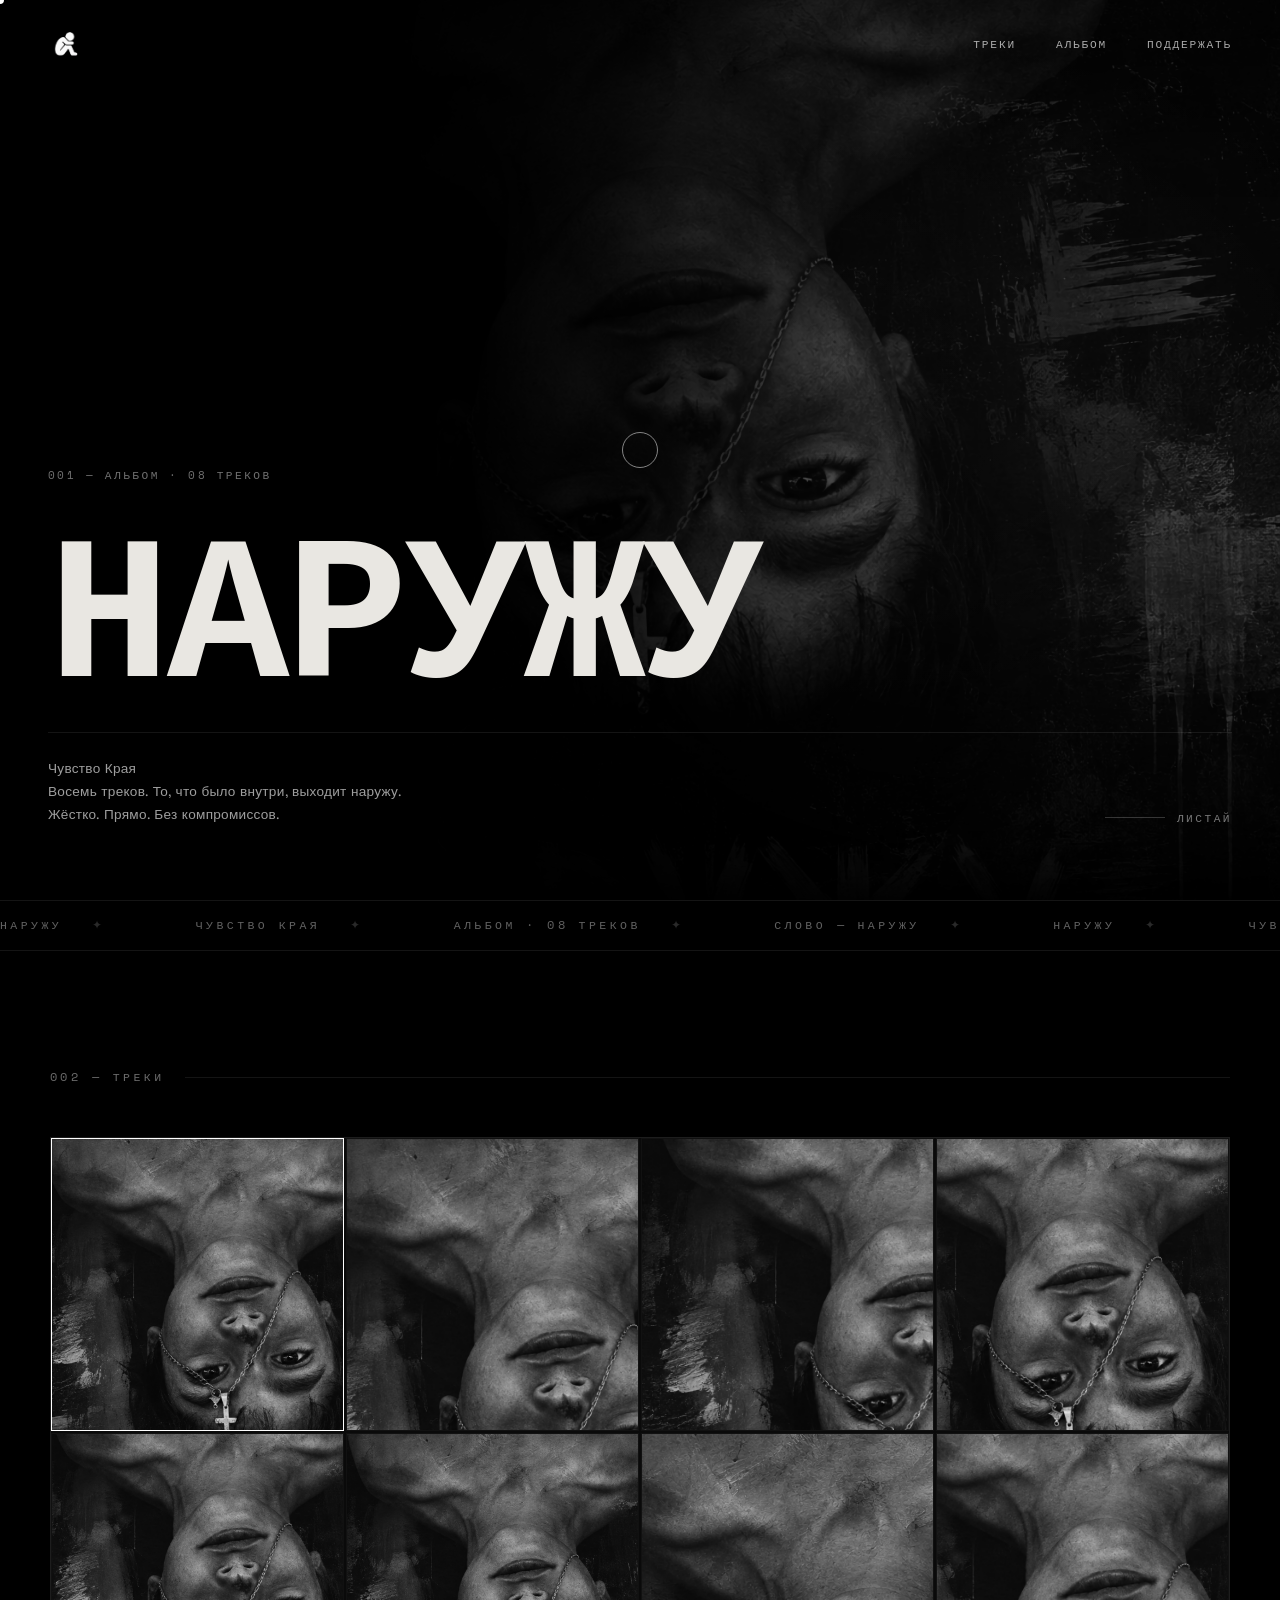
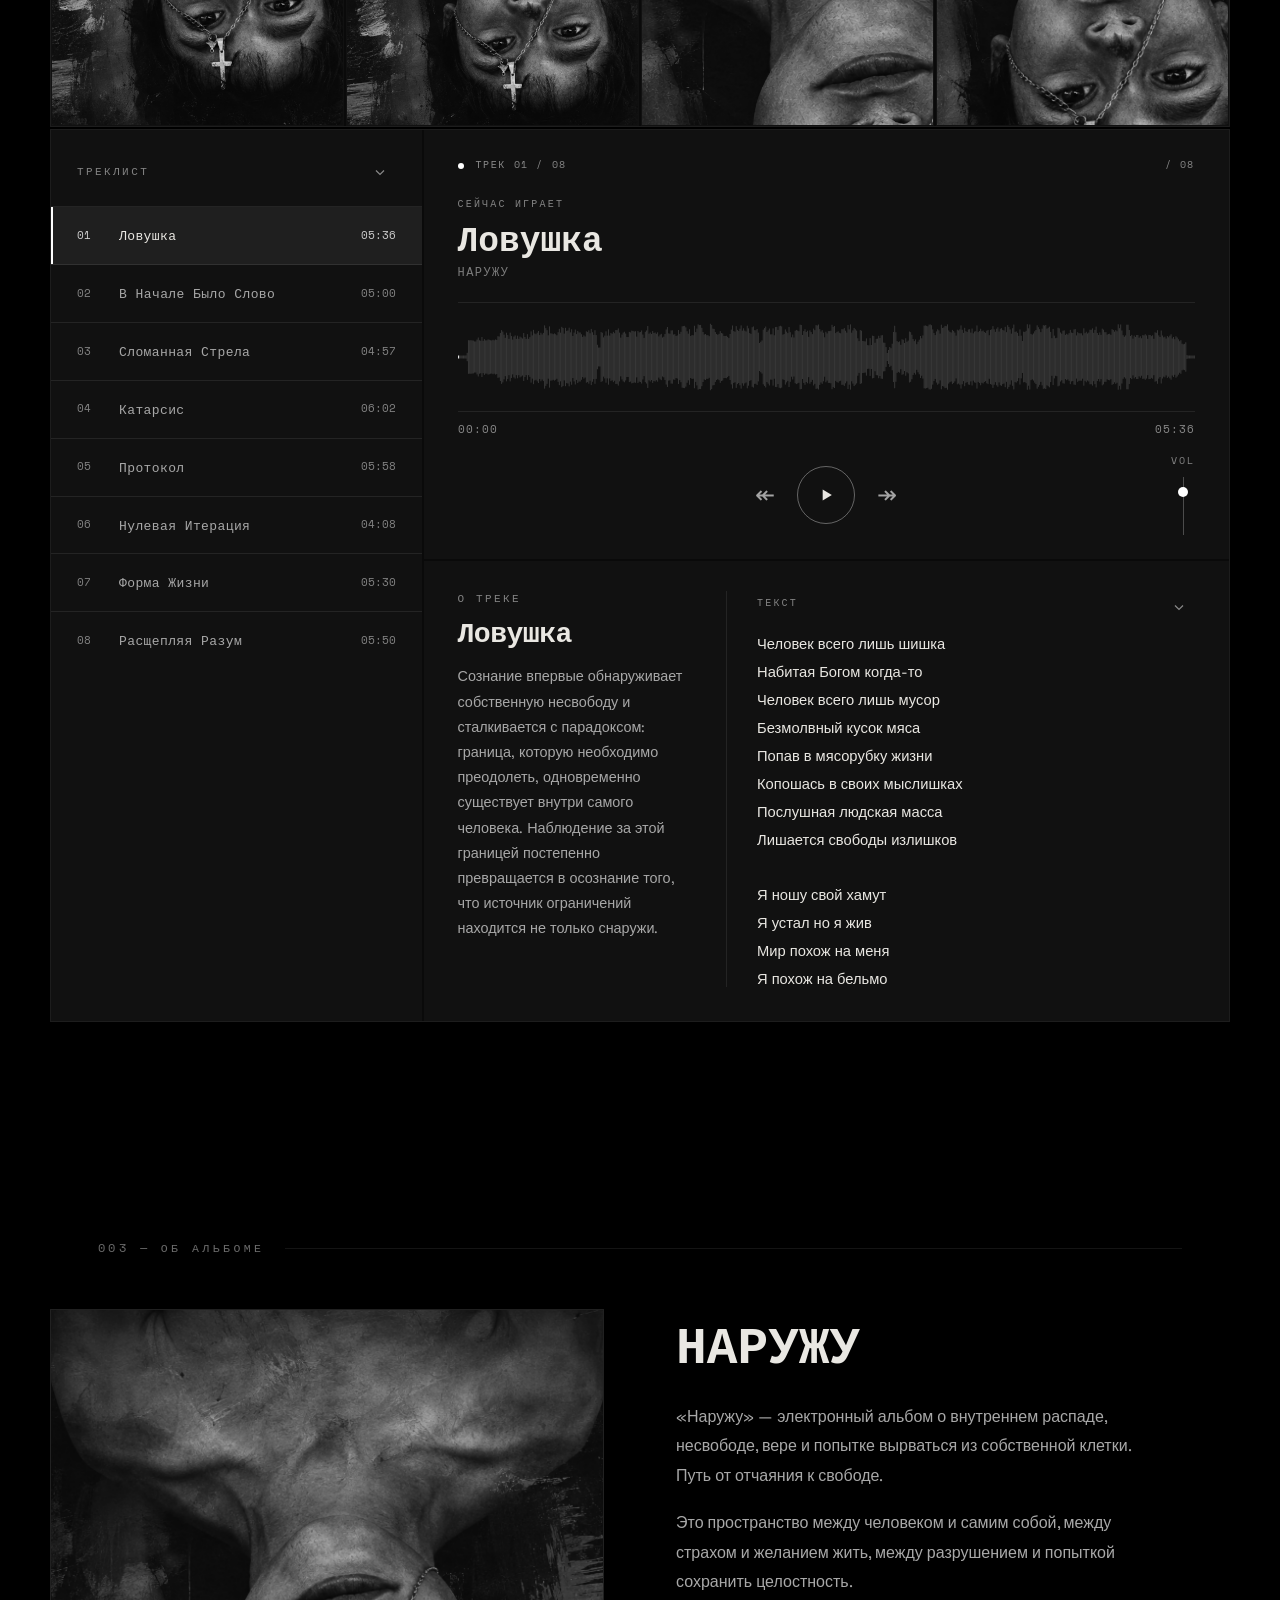
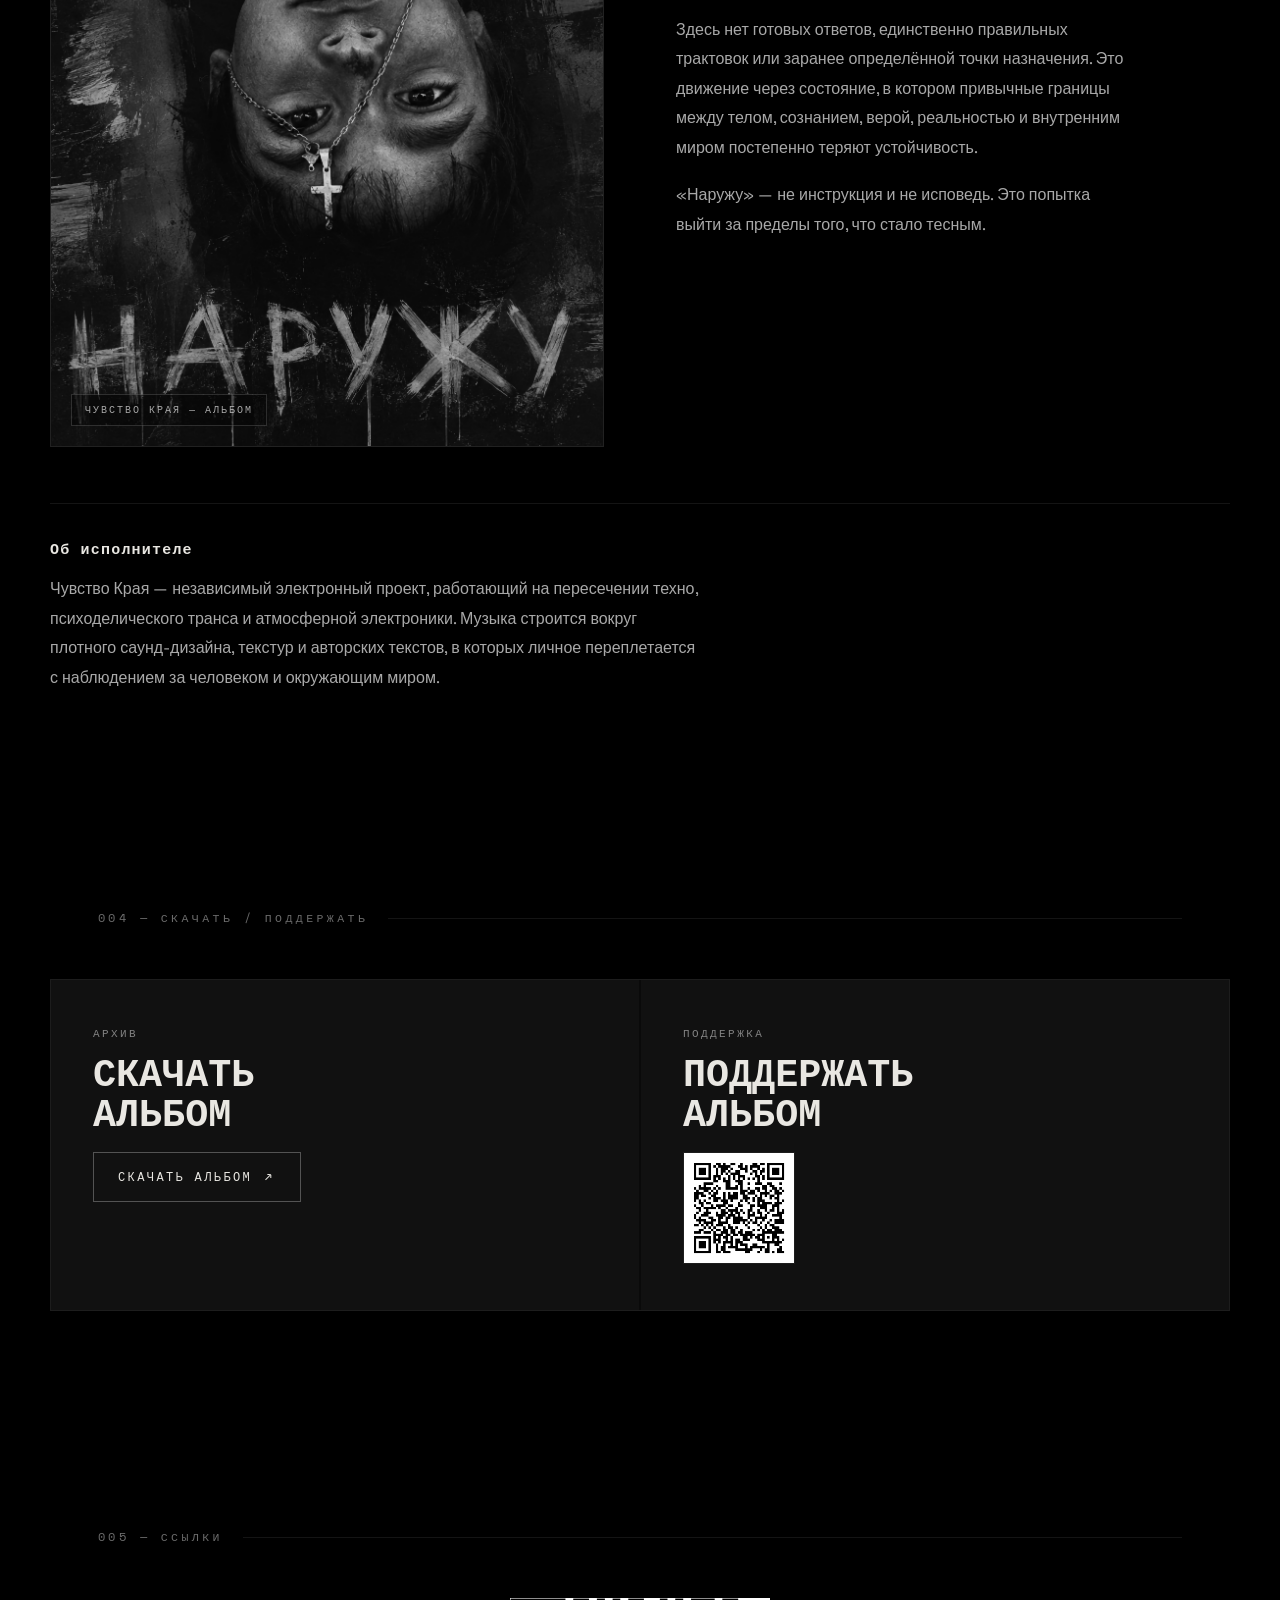
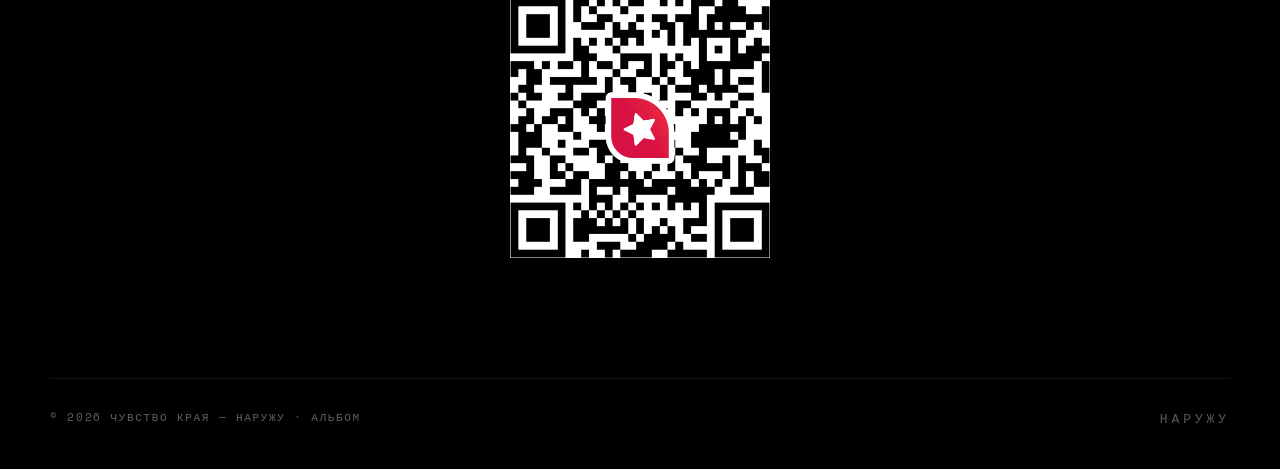
<file: index.html>
<!doctype html>
<html lang="ru">
<head>
  <meta charset="UTF-8">
  <meta name="viewport" content="width=device-width, initial-scale=1">
  <meta name="theme-color" content="#000000">
  <title>НАРУЖУ — Чувство Края · альбом</title>
  <link rel="icon" href="data:,">
  <link rel="preconnect" href="https://fonts.googleapis.com">
  <link rel="preconnect" href="https://fonts.gstatic.com" crossorigin>
  <link href="https://fonts.googleapis.com/css2?family=Space+Grotesk:wght@300;400;500;600;700&family=Space+Mono:wght@400;700&display=swap" rel="stylesheet">
  <link rel="stylesheet" href="styles.css">
</head>
<body>

  <div id="cursor"></div>
  <div id="cursor-ring"></div>

  <div id="loader">
    <div class="loader-name">НАРУЖУ</div>
    <div class="loader-bar-wrap"><div class="loader-bar" id="loader-bar"></div></div>
  </div>

  <nav class="site-nav">
    <a class="nav-logo" href="#"><img src="челик.png" alt="НАРУЖУ"></a>
    <ul class="nav-links">
      <li><a href="#tracks">Треки</a></li>
      <li><a href="#about">Альбом</a></li>
      <li><a href="#support">Поддержать</a></li>
    </ul>
  </nav>

  <section id="hero">
    <div class="hero-bg"></div>
    <div class="hero-photo">
      <img src="Cover.png" alt="Обложка альбома НАРУЖУ">
      <div class="hero-photo-gradient"></div>
    </div>
    <div class="hero-number">001 — АЛЬБОМ · 08 ТРЕКОВ</div>
    <h1 class="hero-title"><span>НАРУЖУ</span></h1>
    <div class="hero-sub">
      <p class="hero-desc">Чувство Края<br>Восемь треков. То, что было внутри, выходит наружу.<br>Жёстко. Прямо. Без компромиссов.</p>
      <div class="hero-scroll"><div class="scroll-line"></div>Листай</div>
    </div>
  </section>

  <div class="marquee-wrap">
    <div class="marquee-track">
      <span class="marquee-item">НАРУЖУ<span>✦</span></span>
      <span class="marquee-item">ЧУВСТВО КРАЯ<span>✦</span></span>
      <span class="marquee-item">АЛЬБОМ · 08 ТРЕКОВ<span>✦</span></span>
      <span class="marquee-item">СЛОВО — НАРУЖУ<span>✦</span></span>
      <span class="marquee-item">НАРУЖУ<span>✦</span></span>
      <span class="marquee-item">ЧУВСТВО КРАЯ<span>✦</span></span>
      <span class="marquee-item">АЛЬБОМ · 08 ТРЕКОВ<span>✦</span></span>
      <span class="marquee-item">СЛОВО — НАРУЖУ<span>✦</span></span>
      <span class="marquee-item">НАРУЖУ<span>✦</span></span>
      <span class="marquee-item">ЧУВСТВО КРАЯ<span>✦</span></span>
      <span class="marquee-item">АЛЬБОМ · 08 ТРЕКОВ<span>✦</span></span>
      <span class="marquee-item">СЛОВО — НАРУЖУ<span>✦</span></span>
    </div>
  </div>

  <main id="top">

    <section class="tracks-section" id="tracks">
      <div class="section-label">002 — Треки</div>
      <div class="releases-grid section-shell fade-in" id="releases-grid" aria-label="Треки альбома"></div>

      <div class="album-layout section-shell fade-in">
        <section class="track-column">
          <section class="player-card" aria-label="Музыкальный плеер">
            <div class="player-topline"><span class="live-dot"></span><span id="player-status">Готов к прослушиванию</span><span class="player-track-count">/ 08</span></div>
            <div class="player-title-row"><div><p class="mini-label">Сейчас играет</p><h2 id="current-title">Ловушка</h2><p class="player-album">НАРУЖУ</p></div></div>
            <audio id="audio" preload="none"></audio>
            <button class="waveform-button" id="waveform-button" type="button" aria-label="Перемотать трек"><canvas id="waveform" aria-hidden="true"></canvas></button>
            <div class="time-row"><span id="current-time">00:00</span><span id="duration">00:00</span></div>
            <div class="controls"><button class="control-button" id="prev-button" type="button" aria-label="Предыдущий трек">↞</button><button class="play-button" id="play-button" type="button" aria-label="Воспроизвести"><span class="play-btn-icon play-btn-icon-play" aria-hidden="true"><svg viewBox="0 0 24 24" width="20" height="20" fill="currentColor" aria-hidden="true"><path d="M8 5.5v13l11-6.5z"/></svg></span><span class="play-btn-icon play-btn-icon-pause" aria-hidden="true"><svg viewBox="0 0 24 24" width="20" height="20" fill="currentColor" aria-hidden="true"><rect x="6" y="5" width="4.5" height="14" rx="1.2"/><rect x="13.5" y="5" width="4.5" height="14" rx="1.2"/></svg></span></button><button class="control-button" id="next-button" type="button" aria-label="Следующий трек">↠</button><label class="volume-control" aria-label="Громкость"><span>VOL</span><input id="volume" type="range" min="0" max="1" value="0.8" step="0.01"></label></div>
          </section>
          <section class="track-detail" id="track-detail" aria-labelledby="track-detail-title">
            <div class="detail-heading">
              <div class="detail-header">
                <p class="eyebrow">О треке</p>
                <button class="toggle-btn detail-toggle" id="detail-toggle" type="button" aria-expanded="true" aria-controls="detail-content"><svg class="toggle-chevron" width="12" height="12" viewBox="0 0 12 12" aria-hidden="true"><path d="M2 4.5L6 8.5L10 4.5" fill="none" stroke="currentColor" stroke-width="1.2"/></svg></button>
              </div>
              <div class="section-content" id="detail-content">
                <h2 id="track-detail-title">Ловушка</h2>
                <p class="detail-description">Описание трека появится здесь.</p>
              </div>
            </div>
            <div class="lyrics-column">
              <div class="lyrics-header">
                <p class="mini-label">Текст</p>
                <button class="toggle-btn" id="lyrics-toggle" type="button" aria-expanded="true" aria-controls="lyrics-content"><svg class="toggle-chevron" width="12" height="12" viewBox="0 0 12 12" aria-hidden="true"><path d="M2 4.5L6 8.5L10 4.5" fill="none" stroke="currentColor" stroke-width="1.2"/></svg></button>
              </div>
              <div class="section-content" id="lyrics-content">
                <pre id="lyrics"></pre>
              </div>
            </div>
          </section>
        </section>
        <aside class="playlist-panel" aria-label="Треклист">
          <div class="panel-heading">
            <p class="eyebrow">Треклист</p>
            <button class="toggle-btn" id="tracklist-toggle" type="button" aria-expanded="true" aria-controls="tracklist-content"><svg class="toggle-chevron" width="12" height="12" viewBox="0 0 12 12" aria-hidden="true"><path d="M2 4.5L6 8.5L10 4.5" fill="none" stroke="currentColor" stroke-width="1.2"/></svg></button>
          </div>
          <div class="section-content" id="tracklist-content">
            <div class="tracklist" id="tracklist" aria-label="Треклист"></div>
          </div>
        </aside>
      </div>
    </section>

    <section class="info-grid section-shell" id="about">
      <div class="section-label">003 — Об альбоме</div>
      <div class="about-grid">
        <article class="cover-card">
          <div class="about-img-wrap">
            <img src="Cover.png" alt="Обложка альбома НАРУЖУ" loading="lazy" decoding="async">
            <div class="about-img-tag">ЧУВСТВО КРАЯ — АЛЬБОМ</div>
          </div>
        </article>
        <div class="about-content">
          <h2 class="about-headline fade-in">НАРУЖУ</h2>
          <div class="album-description fade-in">
            <p>«Наружу» — электронный альбом о внутреннем распаде, несвободе, вере и попытке вырваться из собственной клетки. Путь от отчаяния к свободе.</p>
            <p>Это пространство между человеком и самим собой, между страхом и желанием жить, между разрушением и попыткой сохранить целостность.</p>
            <p>Здесь нет готовых ответов, единственно правильных трактовок или заранее определённой точки назначения. Это движение через состояние, в котором привычные границы между телом, сознанием, верой, реальностью и внутренним миром постепенно теряют устойчивость.</p>
            <p>«Наружу» — не инструкция и не исповедь. Это попытка выйти за пределы того, что стало тесным.</p>
          </div>
        </div>
      </div>
      <div class="about-text-block fade-in">
        <h3 class="info-heading">Об исполнителе</h3>
        <p class="project-description">Чувство Края — независимый электронный проект, работающий на пересечении техно, психоделического транса и атмосферной электроники. Музыка строится вокруг плотного саунд-дизайна, текстур и авторских текстов, в которых личное переплетается с наблюдением за человеком и окружающим миром.</p>
      </div>
    </section>

    <section class="release-actions section-shell" id="support">
      <div class="section-label">004 — Скачать / Поддержать</div>
      <div class="support-grid">
        <div class="download-block">
          <p class="eyebrow">Архив</p>
          <h2 id="download-link">СКАЧАТЬ<br>АЛЬБОМ</h2>
          <a class="outline-link" href="download.html">СКАЧАТЬ АЛЬБОМ <span>↗</span></a>
        </div>
        <div class="support-block">
          <p class="eyebrow">Поддержка</p>
          <h2 id="support-link">ПОДДЕРЖАТЬ<br>АЛЬБОМ</h2>
          <a class="qr-placeholder support-qr" id="support-qr" href="https://yoomoney.ru/to/4100119626206613" aria-label="Поддержать альбом">
            <img src="yoomoney_donation_qr.png" alt="QR-код для поддержки альбома" loading="lazy" decoding="async">
          </a>
        </div>
      </div>
    </section>

    <section class="platforms section-shell" id="links">
      <div class="section-label">005 — Ссылки</div>
      <a class="qr-link" href="https://band.link/DGePQ?qr=">
        <img src="bandlink_qr.png" alt="QR-код — все ссылки на BandLink" loading="lazy" decoding="async">
      </a>
    </section>

  </main>

  <footer class="site-footer section-shell">
    <span class="footer-copy">© 2026 ЧУВСТВО КРАЯ — НАРУЖУ · АЛЬБОМ</span>
    <span class="footer-logo">НАРУЖУ</span>
  </footer>

  <script src="data.js"></script>
  <script src="waveforms.js"></script>
  <script src="app.js"></script>
</body>
</html>
</file>
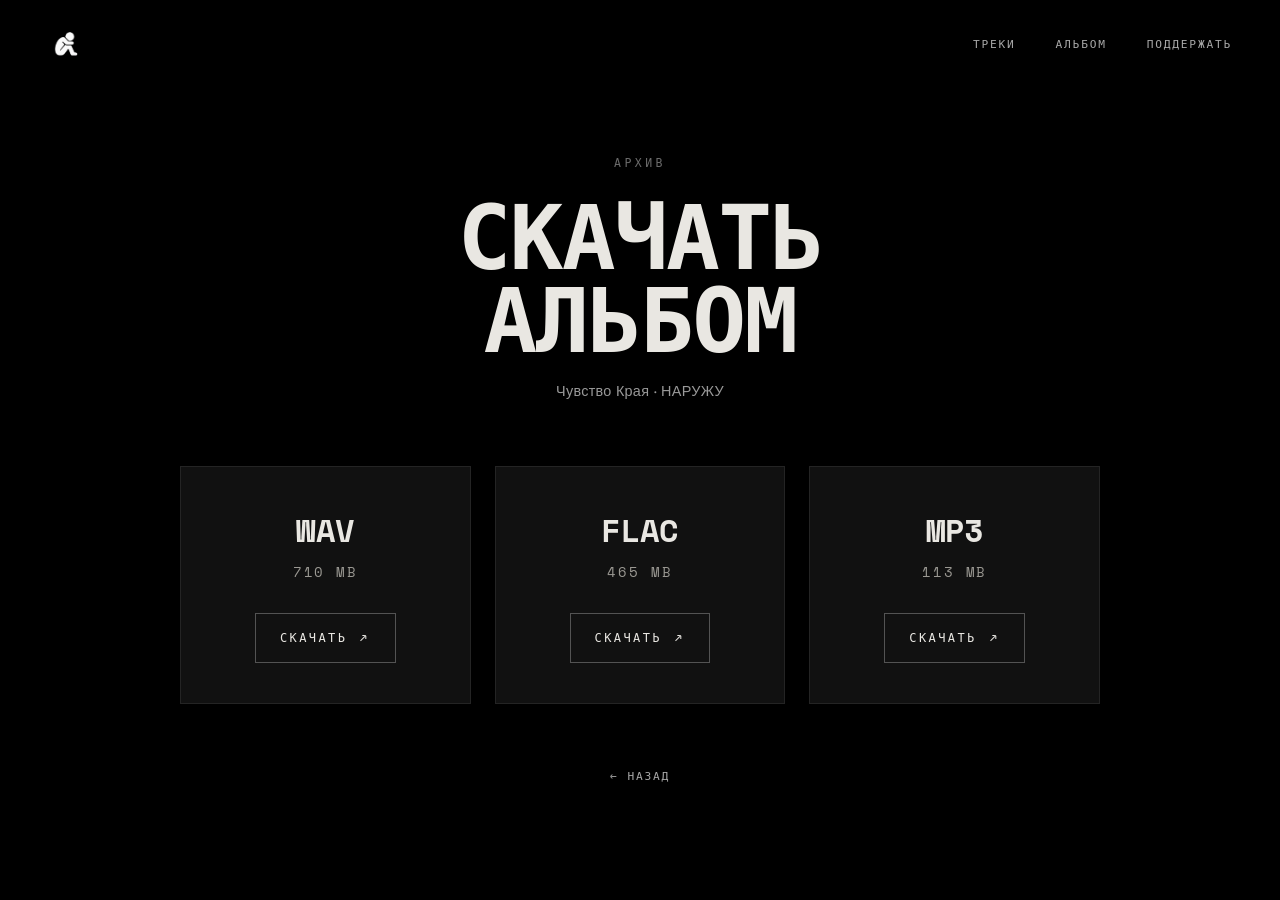
<file: download.html>
<!doctype html>
<html lang="ru">
<head>
  <meta charset="UTF-8">
  <meta name="viewport" content="width=device-width, initial-scale=1">
  <meta name="theme-color" content="#000000">
  <title>НАРУЖУ — Скачать альбом</title>
  <link rel="preconnect" href="https://fonts.googleapis.com">
  <link rel="preconnect" href="https://fonts.gstatic.com" crossorigin>
  <link href="https://fonts.googleapis.com/css2?family=Space+Grotesk:wght@300;400;500;600;700&family=Space+Mono:wght@400;700&display=swap" rel="stylesheet">
  <style>
    :root {
      --black: #000;
      --white: #fff;
      --ink: #E9E7E2;
      --dim: #111;
      --panel: #0a0a0a;
      --border: rgba(255,255,255,.08);
      --muted: #9A9892;
    }

    *, *::before, *::after { margin: 0; padding: 0; box-sizing: border-box; }
    html { scroll-behavior: smooth; }
    body {
      background: var(--black);
      color: var(--ink);
      font-family: 'Space Grotesk', sans-serif;
      line-height: 1.45;
      -webkit-font-smoothing: antialiased;
      overflow-x: hidden;
    }
    a { color: inherit; text-decoration: none; }
    ul { list-style: none; }
    img { display: block; }
    :focus-visible { outline: 1px solid rgba(255,255,255,.55); outline-offset: 3px; }

    /* ── НАВИГАЦИЯ ─────────────────────────────────────- */
    .site-nav {
      position: fixed; top: 0; left: 0; right: 0; z-index: 100;
      padding: 26px 48px;
      display: flex; align-items: center; justify-content: space-between;
    }
    .nav-logo {
      font-family: 'Space Mono', monospace;
      font-size: .95rem; line-height: .95; letter-spacing: .18em; font-weight: 700; color: #fff;
    }
    .nav-logo img { width: 34px; height: auto; display: block; }
    .nav-links { display: flex; gap: 40px; }
    .nav-links a {
      font-family: 'Space Mono', monospace;
      font-size: .7rem; letter-spacing: .16em; text-transform: uppercase;
      color: rgba(255,255,255,.66); transition: color .2s;
    }
    .nav-links a:hover { color: var(--ink); }

    /* ── СТРАНИЦА СКАЧИВАНИЯ ──────────────────────────── */
    .download-page {
      min-height: 100vh;
      display: flex; flex-direction: column; justify-content: center; align-items: center;
      padding: 140px 0 100px;
      text-align: center;
    }
    .dl-eyebrow {
      font-family: 'Space Mono', monospace;
      font-size: .72rem; letter-spacing: .3em; text-transform: uppercase;
      color: rgba(255,255,255,.42); margin-bottom: 22px;
    }
    .download-title {
      font-family: 'Space Mono', monospace;
      font-size: clamp(2.4rem, 7vw, 6rem); line-height: .92; font-weight: 700; letter-spacing: -.02em;
    }
    .download-sub {
      font-size: .9rem; letter-spacing: .02em; color: rgba(255,255,255,.6); margin-top: 22px;
    }

    .download-cards {
      display: grid; grid-template-columns: repeat(3, 1fr); gap: 24px;
      width: min(920px, calc(100% - 96px)); margin-top: 64px;
    }
    .download-card {
      display: flex; flex-direction: column; align-items: center;
      background: var(--dim); border: 1px solid var(--border); padding: 40px 28px;
      transition: border-color .2s, background .2s;
    }
    .download-card:hover { border-color: rgba(255,255,255,.4); background: var(--panel); }
    .format { font-family: 'Space Mono', monospace; font-size: 2rem; font-weight: 700; letter-spacing: -.02em; }
    .size { font-family: 'Space Mono', monospace; font-size: .85rem; letter-spacing: .14em; color: var(--muted); margin-top: 10px; }
    .action {
      display: inline-flex; align-items: center; gap: 12px; margin-top: 30px;
      font-family: 'Space Mono', monospace; font-size: 12px; letter-spacing: .2em; text-transform: uppercase;
      border: 1px solid rgba(255,255,255,.28); padding: 14px 24px; color: var(--ink);
      transition: background .2s, color .2s, border-color .2s, gap .3s, transform .22s ease;
    }
    .action span { font-size: 14px; }
    .action:hover,
    .action:focus-visible {
      background: transparent;
      border-color: rgba(255,255,255,.28);
      color: #fff;
      gap: 12px;
      transform: translateY(-2px);
    }

    .back-link {
      margin-top: 64px;
      font-family: 'Space Mono', monospace; font-size: .7rem; letter-spacing: .16em; text-transform: uppercase;
      color: rgba(255,255,255,.66); transition: color .2s;
    }
    .back-link:hover { color: var(--ink); }

    @media (max-width: 820px) {
      .site-nav { padding: 18px 22px; }
      .nav-links { gap: 22px; }
      .nav-links a { font-size: .62rem; }
      .download-page { padding: 120px 0 80px; }
      .download-cards { grid-template-columns: 1fr; gap: 20px; width: min(560px, calc(100% - 44px)); }
      .download-card { padding: 34px 26px; }
    }
    @media (max-width: 640px) {
      .nav-links { display: none; }
      .nav-logo img { width: 28px; }
      .download-page { padding: 104px 0 72px; }
      .download-title { font-size: clamp(2rem, 10vw, 3rem); }
    }
  </style>
</head>
<body>

  <nav class="site-nav">
    <a class="nav-logo" href="index.html"><img src="челик.png" alt="НАРУЖУ"></a>
    <ul class="nav-links">
      <li><a href="index.html#tracks">Треки</a></li>
      <li><a href="index.html#about">Альбом</a></li>
      <li><a href="index.html#support">Поддержать</a></li>
    </ul>
  </nav>

  <main class="download-page">
    <p class="dl-eyebrow">Архив</p>
    <h1 class="download-title">СКАЧАТЬ<br>АЛЬБОМ</h1>
    <p class="download-sub">Чувство Края · НАРУЖУ</p>

    <div class="download-cards">
      <a href="https://github.com/Cabin303/naruzhu-downloads/releases/download/v1.0/NARUZHU_WAV.zip" download class="download-card">
        <span class="format">WAV</span>
        <span class="size">710 MB</span>
        <span class="action">СКАЧАТЬ <span>↗</span></span>
      </a>

      <a href="https://github.com/Cabin303/naruzhu-downloads/releases/download/v1.0/NARUZHU_FLAC.zip" download class="download-card">
        <span class="format">FLAC</span>
        <span class="size">465 MB</span>
        <span class="action">СКАЧАТЬ <span>↗</span></span>
      </a>

      <a href="https://github.com/Cabin303/naruzhu-downloads/releases/download/v1.0/NARUZHU_MP3.zip" download class="download-card">
        <span class="format">MP3</span>
        <span class="size">113 MB</span>
        <span class="action">СКАЧАТЬ <span>↗</span></span>
      </a>
    </div>

    <a href="index.html" class="back-link">← НАЗАД</a>
  </main>

</body>
</html>
</file>
<file: styles.css>
/* ═════════ НАРУЖУ — Чувство Края ═════════
   Дизайн-язык: вдохновлено shymandj.com
   Чёрный фон, Space Mono для дисплея, Space Grotesk для текста,
   тонкие рамки, секции с нумерацией, ч/б обложки. */

*, *::before, *::after { margin: 0; padding: 0; box-sizing: border-box; }
:root {
  --black: #000;
  --white: #fff;
  --ink: #E9E7E2;                     /* основной тёплый свет, не чисто-белый */
  --dim: #111;
  --panel: #0a0a0a;
  --border: rgba(255,255,255,.08);
  --muted: #9A9892;                   /* второстепенный текст */
  --faint: rgba(255,255,255,.4);      /* служебные подписи */
  --ghost: rgba(255,255,255,.14);
  --wave-idle: rgba(255,255,255,.16);
  --wave-played: #fff;
}
html { scroll-behavior: smooth; scroll-padding-top: 96px; }
.album-layout { scroll-margin-top: 96px; }
body {
  background: var(--black);
color: var(--ink);
  font-family: 'Space Grotesk', sans-serif;
  overflow-x: hidden;
  cursor: none;
  line-height: 1.45;
  -webkit-font-smoothing: antialiased;
}
a { color: inherit; text-decoration: none; }
img { display: block; }
ul { list-style: none; }
button { font: inherit; color: inherit; background: none; border: 0; cursor: pointer; }
input { font: inherit; }
pre { font-family: inherit; white-space: pre-wrap; }
:focus-visible { outline: 1px solid rgba(255,255,255,.55); outline-offset: 3px; }
.section-shell { width: min(1180px, calc(100% - 96px)); margin-inline: auto; }

/* ── КУРСОР ──────────────────────────────────────────── */
#cursor, #cursor-ring { position: fixed; top: 0; left: 0; pointer-events: none; z-index: 9998; border-radius: 50%; }
#cursor {
  width: 8px; height: 8px; background: #fff;
  transform: translate(-50%,-50%);
  mix-blend-mode: difference;
  z-index: 9999;
}
#cursor-ring {
  width: 36px; height: 36px;
  border: 1px solid rgba(255,255,255,.5);
  transform: translate(-50%,-50%);
  transition: transform .3s ease, background .3s ease;
}
#cursor-ring.ring-active { transform: translate(-50%,-50%) scale(1.7); background: rgba(255,255,255,.06); }
@media (pointer: coarse) {
  body, button { cursor: auto; }
  #cursor, #cursor-ring { display: none; }
}

/* ── ЗАГРУЗКА ─────────────────────────────────────────── */
#loader {
  position: fixed; inset: 0; background: #000; z-index: 9000;
  display: flex; align-items: center; justify-content: center; flex-direction: column; gap: 26px;
  transition: opacity .7s ease, visibility .7s ease;
}
#loader.hidden { opacity: 0; visibility: hidden; }
.loader-name {
  font-family: 'Space Mono', monospace;
  font-size: clamp(2rem, 8vw, 5.5rem);
  letter-spacing: .3em; font-weight: 700; text-indent: .3em;
}
.loader-bar-wrap { width: 220px; height: 1px; background: rgba(255,255,255,.15); overflow: hidden; }
.loader-bar { height: 100%; background: #fff; width: 0%; transition: width 1.3s cubic-bezier(.4,0,.2,1); }

/* ── НАВИГАЦИЯ ────────────────────────────────────────── */
.site-nav {
  position: fixed; top: 0; left: 0; right: 0; z-index: 100;
  padding: 26px 48px;
  display: flex; align-items: center; justify-content: space-between;
}
.nav-logo {
  font-family: 'Space Mono', monospace;
  font-size: .95rem; line-height: .95; letter-spacing: .18em; font-weight: 700; color: #fff;
}
.nav-logo img { width: 34px; height: auto; display: block; }
.nav-links { display: flex; gap: 40px; }
.nav-links a {
  font-family: 'Space Mono', monospace;
  font-size: .7rem; letter-spacing: .16em; text-transform: uppercase;
  color: rgba(255,255,255,.66); transition: color .2s;
}
.nav-links a:hover { color: var(--ink); }

/* ── ГЛАВНЫЙ ЭКРАН ────────────────────────────────────── */
#hero {
  min-height: 100vh;
  display: flex; flex-direction: column; justify-content: flex-end;
  padding: 0 48px 74px; position: relative; overflow: hidden;
}
.hero-bg {
  position: absolute; inset: 0;
  background: radial-gradient(ellipse 80% 60% at 60% 40%, rgba(255,255,255,.05) 0%, transparent 70%);
  pointer-events: none;
}
.hero-photo { position: absolute; inset: 0; z-index: 0; overflow: hidden; }
.hero-photo img {
  width: 100%; height: 100%; object-fit: cover;
  filter: grayscale(100%); opacity: .5;
  animation: heroZoom 18s ease-out forwards;
}
@keyframes heroZoom { from { transform: scale(1.06); } to { transform: scale(1); } }
.hero-photo-gradient {
  position: absolute; inset: 0; z-index: 1;
  background:
    linear-gradient(to right, #000 0%, #000 30%, rgba(0,0,0,.82) 48%, rgba(0,0,0,.15) 68%, transparent 90%),
    linear-gradient(to bottom, rgba(0,0,0,.5) 0%, transparent 22%, transparent 68%, rgba(0,0,0,.96) 100%);
}
.hero-number {
  font-family: 'Space Mono', monospace;
  font-size: .7rem; letter-spacing: .22em; color: rgba(255,255,255,.44);
  margin-bottom: 26px; position: relative; z-index: 2;
}
.hero-title {
  font-family: 'Space Mono', monospace;
  font-size: clamp(4.5rem, 16vw, 17rem); line-height: .88; font-weight: 700; letter-spacing: -.02em;
  overflow: hidden; position: relative; z-index: 2;
}
.hero-title span { display: block; transform: translateY(110%); transition: transform 1s cubic-bezier(.16,1,.3,1); }
.hero-title span.visible { transform: translateY(0); }
.hero-sub {
  display: flex; justify-content: space-between; align-items: flex-end;
  margin-top: 42px; border-top: 1px solid var(--border); padding-top: 24px;
  position: relative; z-index: 2;
}
.hero-desc { max-width: 380px; font-size: .85rem; line-height: 1.7; color: rgba(255,255,255,.62); letter-spacing: .02em; }
.hero-scroll {
  display: flex; align-items: center; gap: 12px;
  font-family: 'Space Mono', monospace; font-size: .7rem; letter-spacing: .22em;
  color: rgba(255,255,255,.46); text-transform: uppercase;
}
.scroll-line { width: 60px; height: 1px; background: rgba(255,255,255,.2); position: relative; overflow: hidden; }
.scroll-line::after { content: ''; position: absolute; top: 0; left: -100%; width: 100%; height: 100%; background: #fff; animation: slide 2s ease infinite; }
@keyframes slide { 0% { left: -100%; } 100% { left: 100%; } }

/* ── БЕГУЩАЯ СТРОКА ───────────────────────────────────── */
.marquee-wrap { overflow: hidden; border-top: 1px solid var(--border); border-bottom: 1px solid var(--border); padding: 16px 0; }
.marquee-track { display: flex; gap: 60px; width: max-content; animation: marquee 22s linear infinite; }
.marquee-item {
  font-family: 'Space Mono', monospace;
  font-size: .72rem; letter-spacing: .3em; color: rgba(255,255,255,.38); text-transform: uppercase; white-space: nowrap;
}
.marquee-item span { color: rgba(255,255,255,.16); margin: 0 30px; }
@keyframes marquee { 0% { transform: translateX(0); } 100% { transform: translateX(-50%); } }

/* ── СЕКЦИИ / ЛЕЙБЛЫ ──────────────────────────────────── */
.section-label {
  width: min(1180px, calc(100% - 96px));
  margin: 0 auto 52px;
  display: flex; align-items: center; gap: 20px;
  font-family: 'Space Mono', monospace; font-size: .72rem; letter-spacing: .3em;
  text-transform: uppercase; color: rgba(255,255,255,.42);
}
.section-label::after { content: ''; flex: 1; height: 1px; background: var(--border); }
.tracks-section, #about, .release-actions, .platforms { padding: 118px 0 100px; }

/* ── СЕТКА ТРЕКОВ ─────────────────────────────────────── */
.releases-grid {
  display: grid;
  grid-template-columns: repeat(4, 1fr);
  gap: 2px; margin-bottom: 2px;
  background: var(--panel); border: 1px solid var(--border);
}
.release-card {
  position: relative; aspect-ratio: 1; overflow: hidden;
  background: #111; display: block; padding: 0;
  border: 1px solid transparent;
  transition: border-color 300ms ease;
}
.release-card.active { border-color: var(--white); }
.release-card-inner { display: block; width: 100%; height: 100%; position: relative; }

/* Одна обложка — 8 сильных кропов портретной зоны (верхние ~70%).
   Надпись «НАРУЖУ» на обложке находится в нижней полосе (~78–92% высоты).
   Все кропы размещены так, что их видимое окно гарантированно НЕ пересекает
   её: низ окна = oy + 50/zoom <= ~74%.

   window: oy ± (100 / zoom / 2)
   object-position задаёт точку фокуса, transform-origin её повторяет. */
.release-cover {
  width: 100%; height: 100%; object-fit: cover;
  object-position: var(--ox, 50%) var(--oy, 50%);
  transform: scale(var(--zoom, 1));
  transform-origin: var(--ox, 50%) var(--oy, 50%);
  filter: grayscale(100%);
  transition: transform 300ms ease, opacity 300ms ease, filter 300ms ease;
}
.release-card:hover .release-cover,
.release-card:focus-visible .release-cover { transform: scale(calc(var(--zoom, 1) * 1.03)); filter: grayscale(0%); }

.track-01 { --zoom: 1.7;  --ox: 36%;  --oy: 20%; }  /* фрагмент лица: верх лица */
.track-02 { --zoom: 2.2;  --ox: 36%;  --oy: 11%; }  /* глаза / верхняя часть лица */
.track-03 { --zoom: 2.3;  --ox: 20%;  --oy: 28%; }  /* левая часть лица */
.track-04 { --zoom: 2.1;  --ox: 54%;  --oy: 30%; }  /* правая часть кадра/лица */
.track-05 { --zoom: 1.6;  --ox: 36%;  --oy: 42%; }  /* крупный фрагмент тела */
.track-06 { --zoom: 1.5;  --ox: 36%;  --oy: 22%; }  /* глаза + цепь */
.track-07 { --zoom: 2.8;  --ox: 37%;  --oy: 14%; }  /* экстремально крупный фрагмент лица */
.track-08 { --zoom: 2.2;  --ox: 47%;  --oy: 27%; }  /* необычный кроп: часть головы/челюсть */

.release-overlay {
  position: absolute; inset: 0;
  background: linear-gradient(to top, rgba(0,0,0,.72) 0%, rgba(0,0,0,.12) 45%, transparent 62%);
  display: flex; flex-direction: column; align-items: center; justify-content: center;
  opacity: 0; transition: opacity 300ms ease;
}
.release-card:hover .release-overlay,
.release-card:focus-visible .release-overlay { opacity: 1; }
.release-meta { display: block; margin-top: auto; text-align: center; padding-bottom: 4px; }
.release-number {
  display: block;
  font-family: 'Space Mono', monospace; font-size: 10px; letter-spacing: .26em;
  color: rgba(255,255,255,.7); margin-bottom: 7px;
}
.release-info-title {
  display: block;
  font-size: .92rem; font-weight: 600; letter-spacing: .04em; color: var(--ink);
  text-shadow: 0 1px 10px rgba(0,0,0,.7);
}
.release-play {
  position: absolute; top: 50%; left: 50%; transform: translate(-50%,-50%);
  width: 46px; height: 46px; border-radius: 50%;
  border: 1px solid rgba(255,255,255,.42);
  display: grid; place-items: center;
  color: var(--ink); background: rgba(0,0,0,.26);
  transition: background 300ms ease, color 300ms ease, border-color 300ms ease;
}
.release-play svg { width: 15px; height: 15px; margin-left: 2px; display: block; }
.release-card:hover .release-play { border-color: #fff; }
.release-play:hover { background: #fff; border-color: #fff; color: #000; }

/* ── ПЛЕЕР + ТРЕКЛИСТ + ТЕКСТЫ ────────────────────────── */
.album-layout {
  display: grid;
  grid-template-columns: minmax(290px, .46fr) minmax(0, 1fr);
  grid-template-areas: 'playlist track-column';
  align-items: stretch;
  gap: 2px;
  background: var(--panel); border: 1px solid var(--border);
}
.playlist-panel { grid-area: playlist; background: var(--dim); display: flex; flex-direction: column; min-height: 0; }
.track-column { grid-area: track-column; display: grid; grid-template-rows: auto 1fr; gap: 2px; min-width: 0; }

.player-card {
  background: var(--dim);
  padding: 28px 34px 24px;
  display: flex; flex-direction: column;
}
.player-topline {
  display: flex; align-items: center; gap: 12px;
  font-family: 'Space Mono', monospace; font-size: 10px; letter-spacing: .16em;
  text-transform: uppercase; color: rgba(255,255,255,.5);
}
.live-dot { width: 6px; height: 6px; border-radius: 50%; background: #fff; animation: pulse 2.2s ease infinite; }
@keyframes pulse { 0%,100% { opacity: 1; } 50% { opacity: .25; } }
.player-track-count { margin-left: auto; }
.player-title-row {
  display: flex; justify-content: space-between; align-items: flex-end;
  margin: 24px 0 22px;
}
.mini-label {
  font-family: 'Space Mono', monospace; font-size: 10px; letter-spacing: .22em;
  text-transform: uppercase; color: rgba(255,255,255,.48); margin-bottom: 8px;
}
.player-title-row h2 { font-family: 'Space Mono', monospace; font-size: clamp(28px, 2.7vw, 44px); font-weight: 700; line-height: 1.12; }
.player-album { font-family: 'Space Mono', monospace; font-size: 12px; letter-spacing: .12em; color: rgba(255,255,255,.45); margin-top: 5px; }

#audio { display: none; }
.waveform-button {
  width: 100%; display: block;
  border-top: 1px solid var(--border); border-bottom: 1px solid var(--border);
  padding: 12px 0;
}
.waveform-button canvas { width: 100%; height: 84px; display: block; }
.time-row {
  display: flex; justify-content: space-between; margin-top: 10px;
  font-family: 'Space Mono', monospace; font-size: 11px; letter-spacing: .1em; color: rgba(255,255,255,.5);
}
.controls {
  display: grid; grid-template-columns: 1fr auto auto auto 1fr;
  align-items: center; align-self: stretch; width: 100%;
  margin-top: 16px; gap: 0;
}
.controls #prev-button { grid-column: 2; }
.controls #play-button { grid-column: 3; }
.controls #next-button { grid-column: 4; }
.controls .volume-control { grid-column: 5; justify-self: end; }
.play-button {
  width: 58px; height: 58px; border-radius: 50%;
  border: 1px solid rgba(255,255,255,.35);
  display: grid; place-items: center; color: var(--ink); line-height: 0;
  margin-inline: 16px; transition: background .2s, border-color .2s, color .2s;
  -webkit-tap-highlight-color: transparent;
}
.play-button .play-btn-icon { display: inline-flex; }
.play-button .play-btn-icon-play { display: inline-flex; }
.play-button .play-btn-icon-pause { display: none; }
.play-button.is-playing .play-btn-icon-play { display: none; }
.play-button.is-playing .play-btn-icon-pause { display: inline-flex; }
.play-button svg { display: block; width: 20px; height: 20px; }
.play-button:hover { background: #fff; border-color: #fff; color: #000; }
.control-button {
  font-family: 'Space Mono', monospace; font-size: 24px; padding: 6px;
  color: rgba(255,255,255,.62); transition: color .2s;
}
.control-button:hover { color: var(--ink); }
.volume-control {
  display: flex; flex-direction: column; align-items: center; gap: 8px;
  justify-self: end;
}
.volume-control span {
  font-family: 'Space Mono', monospace; font-size: 10px; letter-spacing: .2em; color: rgba(255,255,255,.48);
}
.volume-control input { flex: none; width: 18px; height: 58px; cursor: none; }
input[type=range] {
  -webkit-appearance: none; appearance: none; background: transparent;
  writing-mode: vertical-lr; direction: rtl;
}
input[type=range]::-webkit-slider-runnable-track { width: 1px; background: rgba(255,255,255,.25); }
input[type=range]::-webkit-slider-thumb {
  -webkit-appearance: none; appearance: none; width: 10px; height: 10px; border-radius: 50%;
  background: #fff; border: 0; margin-left: -4.5px;
}
input[type=range]::-moz-range-track { width: 1px; background: rgba(255,255,255,.25); }
input[type=range]::-moz-range-thumb { width: 10px; height: 10px; border: 0; border-radius: 50%; background: #fff; }

.track-detail {
  background: var(--dim);
  display: grid; grid-template-columns: minmax(200px, .5fr) 1fr;
  gap: 34px; padding: 30px 34px 34px;
  height: min(460px, 62vh); min-height: 0; overflow: hidden;
  transition: opacity .15s ease;
}
.track-detail.fading { opacity: 0; }
.eyebrow {
  font-family: 'Space Mono', monospace; font-size: 11px; letter-spacing: .22em;
  text-transform: uppercase; color: rgba(255,255,255,.48); margin-bottom: 10px;
}
.detail-heading h2 { font-family: 'Space Mono', monospace; font-size: clamp(26px, 2.2vw, 38px); font-weight: 700; letter-spacing: -.02em; line-height: 1.05; }
.detail-description { font-size: .9rem; line-height: 1.75; color: rgba(255,255,255,.63); margin-top: 18px; }
.lyrics-column { border-left: 1px solid var(--border); padding-left: 30px; min-height: 0; display: flex; flex-direction: column; }
.lyrics-header { display: flex; justify-content: space-between; align-items: center; gap: 12px; flex-shrink: 0; margin-bottom: 8px; }
.lyrics-column .section-content#lyrics-content { flex: 1; min-height: 0; overflow-y: auto; }
.lyrics-column pre { font-size: .92rem; line-height: 1.9; color: var(--ink); }
.toggle-btn {
  background: none; border: 0; padding: 10px; cursor: pointer;
  display: grid; place-items: center; flex-shrink: 0; line-height: 0;
  color: rgba(255,255,255,.5); transition: color .2s;
  -webkit-tap-highlight-color: transparent;
}
.toggle-btn:hover { color: var(--ink); }
.toggle-btn svg { display: block; }
.toggle-chevron { transition: transform .2s ease; }
.toggle-btn[aria-expanded="false"] .toggle-chevron { transform: rotate(-90deg); }
.detail-toggle { display: none; }

/* ── ТРЕКЛИСТ ─────────────────────────────────────────── */
.panel-heading {
  padding: 26px 26px 18px; border-bottom: 1px solid var(--border);
  display: flex; justify-content: space-between; align-items: center; gap: 16px;
}
.panel-heading .eyebrow { margin-bottom: 0; }
.playlist-panel > .section-content#tracklist-content { flex: 1 1 auto; min-height: 0; display: flex; flex-direction: column; }
.playlist-panel > .section-content#tracklist-content > .tracklist { flex: 1; overflow-y: auto; min-height: 0; }
.tracklist { overflow-y: auto; min-height: 0; }
.track-row {
  width: 100%; display: grid; grid-template-columns: 30px 1fr auto; gap: 12px; align-items: center;
  padding: 19px 26px; text-align: left;
  border-bottom: 1px solid var(--border);
  color: rgba(255,255,255,.63); transition: background .2s, color .2s;
}
.track-row:last-child { border-bottom: 0; }
.track-row:hover { background: rgba(255,255,255,.04); color: var(--ink); }
.track-row.active {
  background: rgba(255,255,255,.06); color: var(--ink);
  box-shadow: inset 2px 0 0 0 #fff;
}
.track-number, .track-duration { font-family: 'Space Mono', monospace; font-size: 11px; color: rgba(255,255,255,.48); }
.track-row.active .track-number, .track-row.active .track-duration { color: rgba(255,255,255,.78); }
.track-name { font-family: 'Space Mono', monospace; font-size: 13px; letter-spacing: .03em; }

/* ── ОБ АЛЬБОМЕ ───────────────────────────────────────── */
.about-grid { display: grid; grid-template-columns: 1fr 1fr; gap: 72px; align-items: start; }
.cover-card .about-img-wrap {
  position: relative; aspect-ratio: 3/4; overflow: hidden; background: #0e0e0e; border: 1px solid var(--border);
}
.cover-card img { width: 100%; height: 100%; object-fit: cover; filter: grayscale(100%); }
.cover-card .about-img-tag {
  position: absolute; bottom: 20px; left: 20px;
  font-family: 'Space Mono', monospace; font-size: 10px; letter-spacing: .2em;
  text-transform: uppercase; color: rgba(255,255,255,.64);
  border: 1px solid rgba(255,255,255,.15); padding: 8px 13px; background: rgba(0,0,0,.35);
}
.about-content { padding-top: 8px; }
.about-headline { font-family: 'Space Mono', monospace; font-size: clamp(2rem, 4vw, 3.4rem); font-weight: 700; line-height: 1.04; margin-bottom: 32px; white-space: nowrap; }
.about-text { font-size: .92rem; line-height: 1.9; color: rgba(255,255,255,.63); }
.album-description { font-size: 1rem; line-height: 1.85; color: rgba(255,255,255,.66); max-width: 46ch; }
.album-description p + p { margin-top: 1.1em; }
.project-description { font-size: 1rem; line-height: 1.85; color: rgba(255,255,255,.66); max-width: 65ch; }
.about-stats { display: grid; grid-template-columns: 1fr 1fr; gap: 2px; margin-top: 44px; }
.stat { padding: 22px; background: var(--panel); border: 1px solid var(--border); }
.stat-num { font-family: 'Space Mono', monospace; font-size: 1.5rem; font-weight: 700; display: block; }
.stat-label { font-family: 'Space Mono', monospace; font-size: 10px; letter-spacing: .2em; text-transform: uppercase; color: rgba(255,255,255,.42); margin-top: 6px; display: block; }
.about-text-block { margin-top: 56px; border-top: 1px solid var(--border); padding-top: 34px; }
.info-heading { font-family: 'Space Mono', monospace; font-size: 15px; letter-spacing: .08em; margin-bottom: 14px; }

/* ── СКАЧАТЬ / ПОДДЕРЖАТЬ ─────────────────────────────── */
.support-grid {
  display: grid; grid-template-columns: 1fr 1fr; gap: 2px;
  background: var(--panel); border: 1px solid var(--border);
}
.download-block, .support-block { background: var(--dim); padding: 46px 42px; }
.download-block h2, .support-block h2 {
  font-family: 'Space Mono', monospace; font-size: clamp(1.7rem, 3vw, 2.6rem);
  font-weight: 700; line-height: 1.04; margin-bottom: 20px;
}
.placeholder { font-size: .9rem; line-height: 1.75; color: rgba(255,255,255,.6); margin-bottom: 28px; }
.outline-link {
  display: inline-flex; align-items: center; gap: 12px; width: fit-content;
  font-family: 'Space Mono', monospace; font-size: 12px; letter-spacing: .2em; text-transform: uppercase;
  border: 1px solid rgba(255,255,255,.28); padding: 14px 24px; color: var(--ink);
  transition: background .2s, color .2s, border-color .2s, gap .3s;
}
.outline-link:hover { background: #fff; border-color: #fff; color: #000; gap: 20px; }
.outline-link span { font-size: 14px; }
.outline-link.is-disabled { border-color: var(--border); color: rgba(255,255,255,.34); }
.outline-link.is-disabled:hover { background: transparent; border-color: var(--border); color: rgba(255,255,255,.34); gap: 12px; }
.download-block .outline-link {
  transition: background .2s, color .2s, border-color .2s, gap .3s, transform .22s ease;
}
.download-block .outline-link:hover,
.download-block .outline-link:focus-visible {
  background: transparent;
  border-color: rgba(255,255,255,.28);
  color: #fff;
  gap: 12px;
  transform: translateY(-2px);
}
.support-row { display: flex; gap: 34px; align-items: stretch; }
.qr-placeholder {
  width: 112px; aspect-ratio: 1; flex-shrink: 0;
  display: grid; place-items: center; text-align: center;
  border: 1px solid var(--border); background: var(--panel);
  font-family: 'Space Mono', monospace; font-size: 11px; letter-spacing: .18em; color: rgba(255,255,255,.45);
}
.qr-placeholder small { font-size: 10px; }
.qr-placeholder img { width: 100%; height: 100%; object-fit: contain; display: block; }
.support-copy { display: flex; flex-direction: column; gap: 22px; justify-content: space-between; }
.support-copy .placeholder { margin-bottom: 0; }

/* ── ССЫЛКИ ───────────────────────────────────────────── */
.contact-inner { display: flex; justify-content: space-between; align-items: flex-end; gap: 40px; }
.contact-title { font-family: 'Space Mono', monospace; font-size: clamp(2.2rem, 6vw, 5rem); font-weight: 700; line-height: .92; }
.platform-list { display: flex; flex-direction: column; gap: 6px; align-items: flex-end; }
.platform-list span {
  font-family: 'Space Mono', monospace; font-size: 13px; letter-spacing: .2em; text-transform: uppercase;
  color: rgba(255,255,255,.56); padding: 6px 2px; display: flex; align-items: center; gap: 10px;
  transition: color .2s;
}
.platform-list span::before { content: '→'; opacity: 0; transform: translateX(-6px); transition: opacity .2s, transform .2s; color: #fff; }
.platform-list span:hover { color: var(--ink); }
.platform-list span:hover::before { opacity: 1; transform: translateX(0); }
.bandlink {
  font-family: 'Space Mono', monospace; font-size: 13px; letter-spacing: .2em; text-transform: uppercase;
  color: rgba(255,255,255,.62); display: inline-flex; align-items: center; gap: 10px; padding: 6px 2px;
  transition: color .2s, transform .22s ease;
}
.bandlink span { font-size: 14px; }
.bandlink:hover,
.bandlink:focus-visible { color: #fff; transform: translateY(-2px); }
.qr-link {
  display: block;
  width: min(260px, 100%);
  margin-inline: auto;
  line-height: 0;
}
.qr-link img { width: 100%; height: auto; display: block; }
.qr-link { transition: transform .22s ease; }
.qr-link:hover { transform: translateY(-2px); }
.support-qr { transition: transform .22s ease; }
.support-qr:hover { transform: translateY(-2px); }

/* ── ПОДВАЛ ───────────────────────────────────────────── */
.site-footer {
  margin-top: 20px;
  padding: 30px 0 42px;
  border-top: 1px solid var(--border);
  display: flex; justify-content: space-between; align-items: center;
}
.footer-copy { font-family: 'Space Mono', monospace; font-size: 11px; letter-spacing: .15em; color: rgba(255,255,255,.38); }
.footer-logo { font-family: 'Space Mono', monospace; font-size: 13px; letter-spacing: .3em; color: rgba(255,255,255,.34); }

/* ── ПОЯВЛЕНИЕ ПРИ СКРОЛЛЕ ────────────────────────────── */
.fade-in { opacity: 0; transform: translateY(30px); transition: opacity .85s ease, transform .85s ease; }
.fade-in.visible { opacity: 1; transform: translateY(0); }

/* ── СКРОЛЛБАРЫ ───────────────────────────────────────── */
#lyrics-content, .tracklist { scrollbar-width: thin; scrollbar-color: rgba(255,255,255,.22) transparent; }
#lyrics-content::-webkit-scrollbar, .tracklist::-webkit-scrollbar { width: 4px; }
#lyrics-content::-webkit-scrollbar-thumb, .tracklist::-webkit-scrollbar-thumb { background: rgba(255,255,255,.22); }
#lyrics-content::-webkit-scrollbar-track, .tracklist::-webkit-scrollbar-track { background: transparent; }

/* ── АДАПТИВНОСТЬ ─────────────────────────────────────── */
@media (max-width: 1000px) {
  .album-layout { grid-template-columns: 1fr; grid-template-areas: 'track-column' 'playlist'; }
  .playlist-panel { grid-area: playlist; }
  .track-column { grid-area: track-column; }
  .track-detail { height: auto; }
  .detail-header, .lyrics-header { height: 77px; }
  .detail-header { display: flex; justify-content: space-between; align-items: center; gap: 12px; }
  .detail-header .eyebrow { margin-bottom: 0; }
  .detail-toggle { display: grid; }
  .lyrics-column { border-left: 0; }
  .lyrics-column .section-content#lyrics-content { overflow-y: auto; overflow-x: hidden; background: var(--dim); max-height: 50vh; overscroll-behavior: contain; }
  .volume-control { display: none; }
  .playlist-panel .tracklist { max-height: 320px; }
}

@media (max-width: 820px) {
  .site-nav { padding: 18px 22px; }
  .nav-links { gap: 22px; }
  .nav-links a { font-size: .62rem; }
  #hero { padding: 0 22px 52px; }
  .hero-title { font-size: clamp(4rem, 21vw, 9rem); }
  .hero-desc { max-width: 300px; }
  .section-label { width: calc(100% - 44px); margin-bottom: 40px; }
  .tracks-section, #about, .release-actions, .platforms { padding: 88px 0 78px; }
  .section-shell { width: calc(100% - 44px); }

  .releases-grid { grid-template-columns: repeat(2, 1fr); }
  .release-overlay { opacity: 1; }
  .release-play { display: none; }

  .about-grid { grid-template-columns: 1fr; gap: 40px; }
  .support-grid { grid-template-columns: 1fr; }
  .download-block, .support-block { padding: 38px 26px; }
  .contact-inner { flex-direction: column; align-items: flex-start; }
  .platform-list { align-items: flex-start; }
  .site-footer { padding: 24px 0 34px; flex-wrap: wrap; gap: 12px; }
}

@media (max-width: 640px) {
  .nav-links { display: none; }
  .hero-number { margin-bottom: 18px; }
  .hero-desc {
    width: 100%;
    max-width: none;
    font-size: .8rem;
    line-height: 1.7;
  }
  .hero-sub {
    flex-direction: column;
    align-items: flex-start;
    gap: 0;
    margin-top: 30px;
    padding-top: 20px;
  }
  .hero-scroll { margin-top: 24px; gap: 10px; }
  .scroll-line { width: 34px; }
  .player-card { padding: 22px 20px 20px; }
  .nav-logo img { width: 28px; }
  .player-title-row h2 { font-size: 30px; }
  .waveform-button canvas { height: 70px; }
  .track-detail { grid-template-columns: 1fr; gap: 28px; padding: 26px 20px 30px; }
  .lyrics-column { border-left: 0; border-top: 1px solid var(--border); padding: 0; }
  .detail-header, .lyrics-header { height: 71px; }
  .track-row { padding: 17px 20px; grid-template-columns: 26px 1fr auto; gap: 10px; }
  .panel-heading { padding: 22px 20px 16px; }
  .controls .volume-control input { height: 52px; }
  .stat { padding: 18px; }
  .support-row { gap: 22px; }
  .qr-placeholder { width: 92px; }
}

.lyrics-column .section-content#lyrics-content.is-collapsed,
.playlist-panel > .section-content#tracklist-content.is-collapsed,
.detail-heading .section-content#detail-content.is-collapsed { display: none; }
</file>
